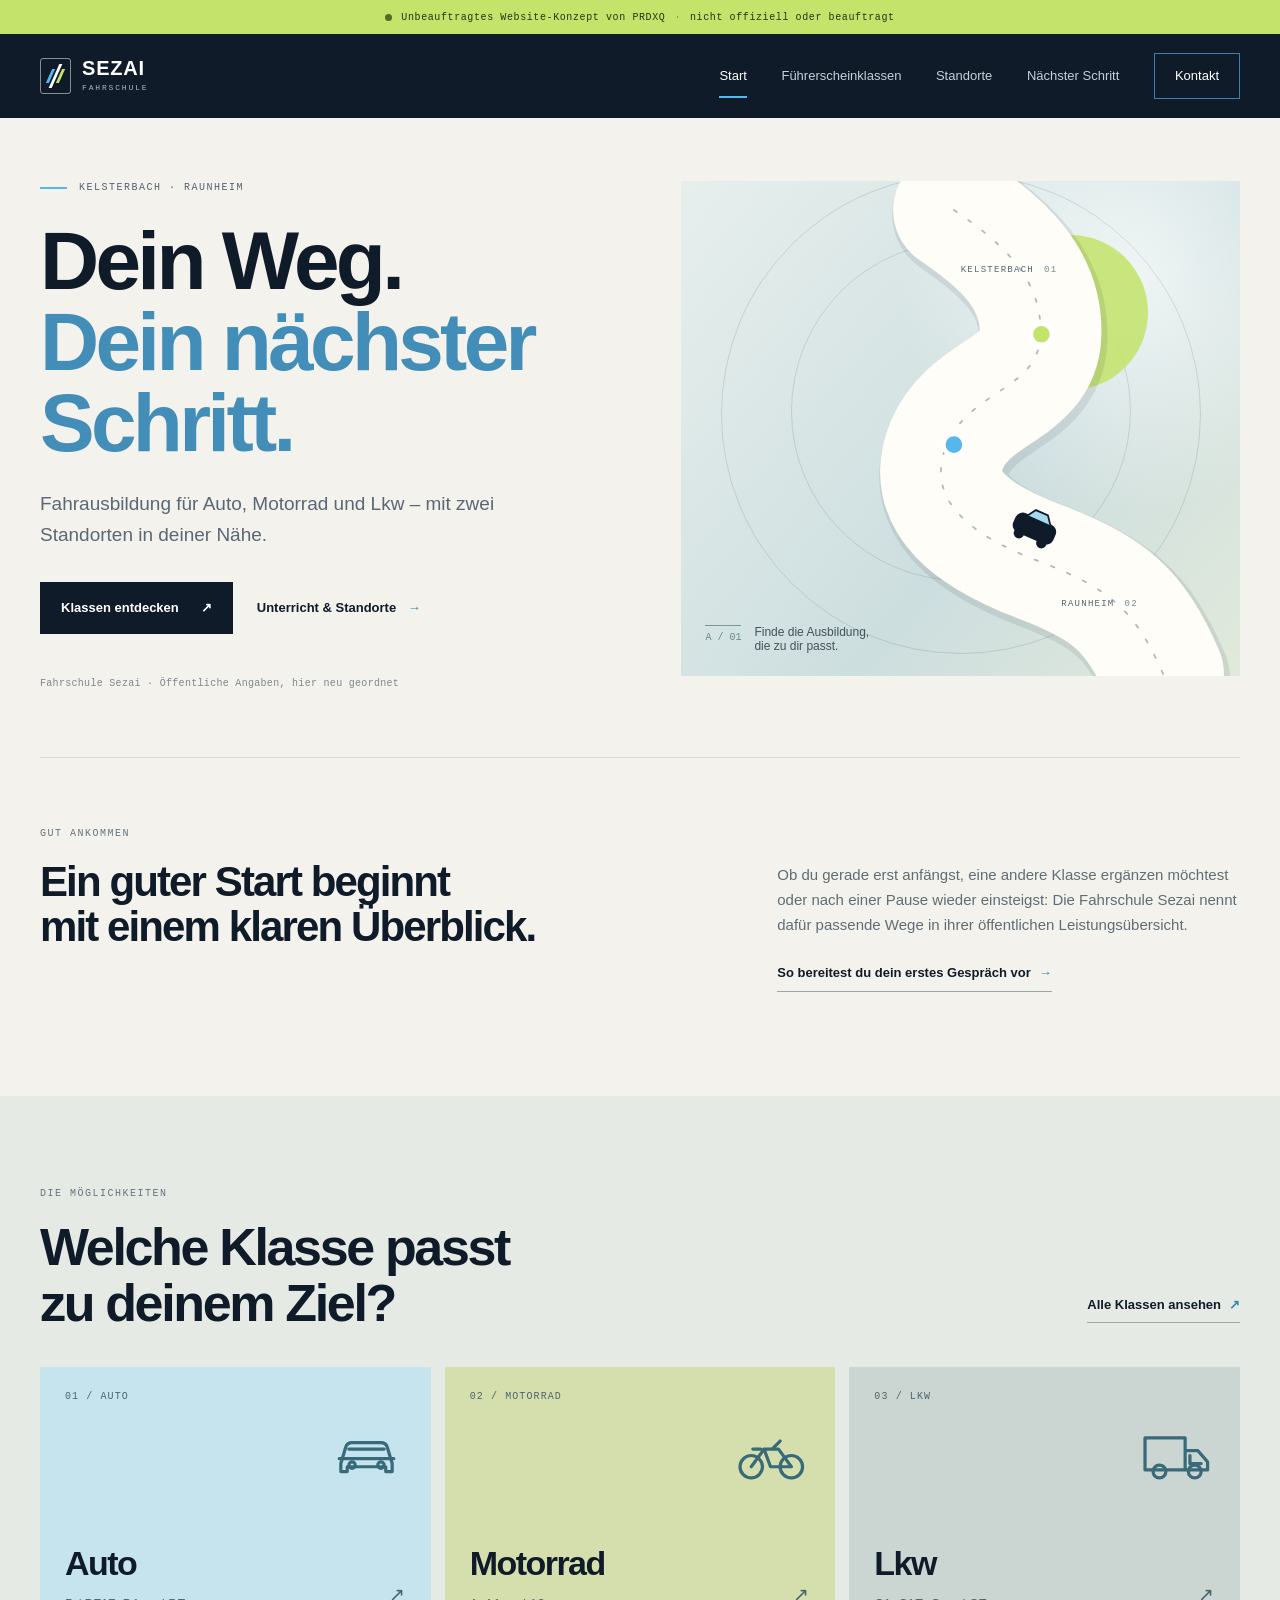
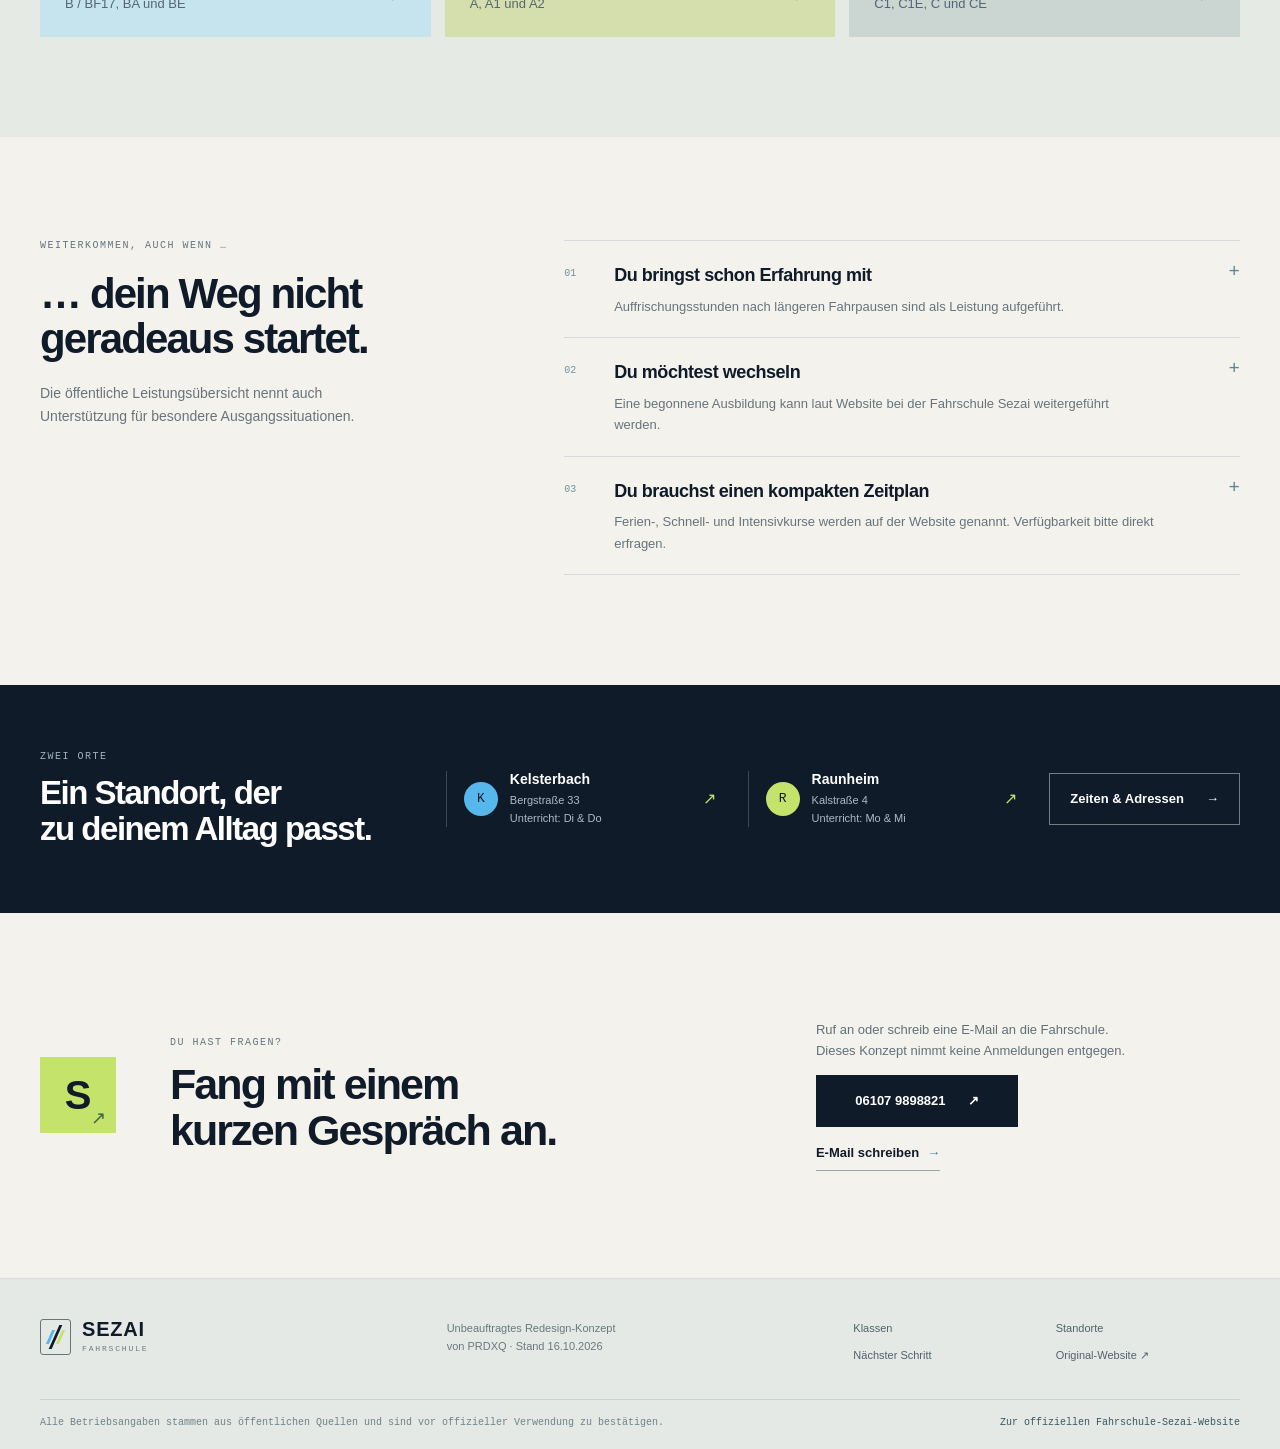
<file: index.html>
<!doctype html>
<html lang="de">
<head>
  <meta charset="utf-8">
  <meta name="viewport" content="width=device-width,initial-scale=1">
  <meta name="robots" content="noindex,nofollow">
  <meta name="theme-color" content="#101b2a">
  <meta name="description" content="Unbeauftragtes PRDXQ-Websitekonzept für die Fahrschule Sezai in Kelsterbach und Raunheim.">
  <title>Fahrschule Sezai · Ein klarer Weg zum Führerschein | Konzept</title>
  <link rel="icon" href="./favicon.svg" type="image/svg+xml">
  <link rel="stylesheet" href="./assets/site.css">
  <script src="./assets/site.js" defer></script>
</head>
<body>
<a class="skip-link" href="#inhalt">Zum Inhalt springen</a>
<div class="concept-bar"><span class="concept-dot" aria-hidden="true"></span> Unbeauftragtes Website-Konzept von PRDXQ <span class="concept-divider">·</span> nicht offiziell oder beauftragt</div>
<header class="site-header">
  <a class="brand" href="./" aria-label="Fahrschule Sezai Konzept – Startseite"><span class="brand-mark" aria-hidden="true"><i></i><i></i><i></i></span><span class="brand-name">SEZAI<small>FAHRSCHULE</small></span></a>
  <button class="nav-toggle" type="button" aria-expanded="false" aria-controls="primary-nav"><span></span><span></span><span class="sr-only">Menü öffnen</span></button>
  <nav id="primary-nav" class="primary-nav" aria-label="Hauptnavigation"><a class="active" aria-current="page" href="./">Start</a><a href="./klassen.html">Führerscheinklassen</a><a href="./standorte.html">Standorte</a><a href="./anmeldung.html">Nächster Schritt</a><a class="nav-cta" href="mailto:info@fahrschule-sezai.de?subject=Anfrage%20zur%20Fahrausbildung">Kontakt</a></nav>
</header>
<main id="inhalt">
  <section class="hero wrap">
    <div class="hero-copy">
      <p class="eyebrow"><span class="eyebrow-line"></span> KELSTERBACH · RAUNHEIM</p>
      <h1>Dein Weg.<br><em>Dein nächster Schritt.</em></h1>
      <p class="hero-lead">Fahrausbildung für Auto, Motorrad und Lkw – mit zwei Standorten in deiner Nähe.</p>
      <div class="hero-actions"><a class="button button-dark" href="./klassen.html">Klassen entdecken <span aria-hidden="true">↗</span></a><a class="text-link" href="./standorte.html">Unterricht & Standorte <span aria-hidden="true">→</span></a></div>
      <p class="hero-footnote">Fahrschule Sezai · Öffentliche Angaben, hier neu geordnet</p>
    </div>
    <div class="hero-art" aria-label="Abstrakte Illustration einer Straße zwischen zwei Orten">
      <div class="art-sun"></div><div class="art-label art-label-top">KELSTERBACH <b>01</b></div><div class="art-label art-label-bottom">RAUNHEIM <b>02</b></div>
      <svg viewBox="0 0 600 520" role="img" aria-labelledby="road-title"><title id="road-title">Eine geschwungene Straße verbindet zwei Orte</title><path class="road-shadow" d="M512 529C480 456 451 431 369 400c-70-27-132-67-104-133 27-63 105-62 107-126 2-63-43-104-99-142"/><path class="road" d="M512 529C480 456 451 431 369 400c-70-27-132-67-104-133 27-63 105-62 107-126 2-63-43-104-99-142"/><path class="road-mark" d="M512 529C480 456 451 431 369 400c-70-27-132-67-104-133 27-63 105-62 107-126 2-63-43-104-99-142"/><circle class="route-point point-one" cx="273" cy="267" r="12"/><circle class="route-point point-two" cx="373" cy="141" r="12"/><g class="mini-car" transform="translate(365 363) rotate(24)"><rect x="-24" y="-11" width="48" height="22" rx="8"/><path d="M-13 -11l6-9h15l7 9"/><circle cx="-14" cy="12" r="5"/><circle cx="14" cy="12" r="5"/></g></svg>
      <div class="art-caption"><span class="caption-index">A / 01</span><span>Finde die Ausbildung,<br>die zu dir passt.</span></div><span class="art-orbit orbit-a"></span><span class="art-orbit orbit-b"></span>
    </div>
  </section>
  <section class="welcome wrap"><div class="section-kicker">GUT ANKOMMEN</div><div class="welcome-grid"><h2>Ein guter Start beginnt<br>mit einem klaren Überblick.</h2><div><p>Ob du gerade erst anfängst, eine andere Klasse ergänzen möchtest oder nach einer Pause wieder einsteigst: Die Fahrschule Sezai nennt dafür passende Wege in ihrer öffentlichen Leistungsübersicht.</p><a class="underlined-link" href="./anmeldung.html">So bereitest du dein erstes Gespräch vor <span>→</span></a></div></div></section>
  <section class="pathways"><div class="wrap"><div class="section-heading"><div><div class="section-kicker">DIE MÖGLICHKEITEN</div><h2>Welche Klasse passt<br>zu deinem Ziel?</h2></div><a class="underlined-link" href="./klassen.html">Alle Klassen ansehen <span>↗</span></a></div><div class="path-grid">
    <a class="path-card path-car" href="./klassen.html#auto"><span class="path-num">01 / AUTO</span><div class="path-icon" aria-hidden="true"><svg viewBox="0 0 48 32"><path d="M8 21l3-10c.5-1.8 2.1-3 4-3h18c1.9 0 3.5 1.2 4 3l3 10v5h-4v-3H12v3H8z"/><path d="M13 12h22M7 18h34"/><circle cx="15" cy="22" r="2"/><circle cx="33" cy="22" r="2"/></svg></div><h3>Auto</h3><p>B / BF17, BA und BE</p><span class="card-arrow" aria-hidden="true">↗</span></a>
    <a class="path-card path-bike" href="./klassen.html#motorrad"><span class="path-num">02 / MOTORRAD</span><div class="path-icon" aria-hidden="true"><svg viewBox="0 0 48 32"><circle cx="12" cy="23" r="7"/><circle cx="37" cy="23" r="7"/><path d="M12 23l8-11h9l8 11H24l-4-11m-2 0h-5m12 0 5-5"/></svg></div><h3>Motorrad</h3><p>A, A1 und A2</p><span class="card-arrow" aria-hidden="true">↗</span></a>
    <a class="path-card path-truck" href="./klassen.html#lkw"><span class="path-num">03 / LKW</span><div class="path-icon" aria-hidden="true"><svg viewBox="0 0 48 32"><path d="M5 5h25v20H5zM30 13h8l6 7v5H30z"/><circle cx="14" cy="26" r="4"/><circle cx="36" cy="26" r="4"/><path d="M33 16v5h7"/></svg></div><h3>Lkw</h3><p>C1, C1E, C und CE</p><span class="card-arrow" aria-hidden="true">↗</span></a>
  </div></div></section>
  <section class="support wrap"><div class="support-intro"><div class="section-kicker">WEITERKOMMEN, AUCH WENN …</div><h2>… dein Weg nicht<br>geradeaus startet.</h2><p>Die öffentliche Leistungsübersicht nennt auch Unterstützung für besondere Ausgangssituationen.</p></div><div class="support-list">
    <article><span>01</span><div><h3>Du bringst schon Erfahrung mit</h3><p>Auffrischungsstunden nach längeren Fahrpausen sind als Leistung aufgeführt.</p></div><span class="support-plus">+</span></article>
    <article><span>02</span><div><h3>Du möchtest wechseln</h3><p>Eine begonnene Ausbildung kann laut Website bei der Fahrschule Sezai weitergeführt werden.</p></div><span class="support-plus">+</span></article>
    <article><span>03</span><div><h3>Du brauchst einen kompakten Zeitplan</h3><p>Ferien-, Schnell- und Intensivkurse werden auf der Website genannt. Verfügbarkeit bitte direkt erfragen.</p></div><span class="support-plus">+</span></article>
  </div></section>
  <section class="location-band"><div class="wrap location-band-inner"><div><div class="section-kicker">ZWEI ORTE</div><h2>Ein Standort, der<br>zu deinem Alltag passt.</h2></div><div class="location-mini"><span class="location-pin">K</span><div><strong>Kelsterbach</strong><span>Bergstraße 33</span><span>Unterricht: Di & Do</span></div><a href="./standorte.html" aria-label="Details zum Standort Kelsterbach">↗</a></div><div class="location-mini"><span class="location-pin pin-lime">R</span><div><strong>Raunheim</strong><span>Kalstraße 4</span><span>Unterricht: Mo & Mi</span></div><a href="./standorte.html" aria-label="Details zum Standort Raunheim">↗</a></div><a class="button button-light" href="./standorte.html">Zeiten & Adressen <span>→</span></a></div></section>
  <section class="closing wrap"><div class="closing-mark" aria-hidden="true">S<span>↗</span></div><div><div class="section-kicker">DU HAST FRAGEN?</div><h2>Fang mit einem<br>kurzen Gespräch an.</h2></div><div class="closing-action"><p>Ruf an oder schreib eine E-Mail an die Fahrschule. Dieses Konzept nimmt keine Anmeldungen entgegen.</p><a class="button button-dark" href="tel:+4961079898821">06107 9898821 <span>↗</span></a><a class="underlined-link" href="mailto:info@fahrschule-sezai.de">E-Mail schreiben <span>→</span></a></div></section>
</main>
<footer class="site-footer"><div class="footer-main wrap"><a class="brand brand-footer" href="./"><span class="brand-mark" aria-hidden="true"><i></i><i></i><i></i></span><span class="brand-name">SEZAI<small>FAHRSCHULE</small></span></a><p>Unbeauftragtes Redesign-Konzept<br>von PRDXQ · Stand 16.10.2026</p><div class="footer-nav"><a href="./klassen.html">Klassen</a><a href="./standorte.html">Standorte</a><a href="./anmeldung.html">Nächster Schritt</a><a href="https://fahrschule-sezai.de/" target="_blank" rel="noopener">Original-Website ↗</a></div></div><div class="footer-bottom wrap"><span>Alle Betriebsangaben stammen aus öffentlichen Quellen und sind vor offizieller Verwendung zu bestätigen.</span><a href="https://fahrschule-sezai.de/" target="_blank" rel="noopener">Zur offiziellen Fahrschule-Sezai-Website</a></div></footer>
</body></html>
</file>
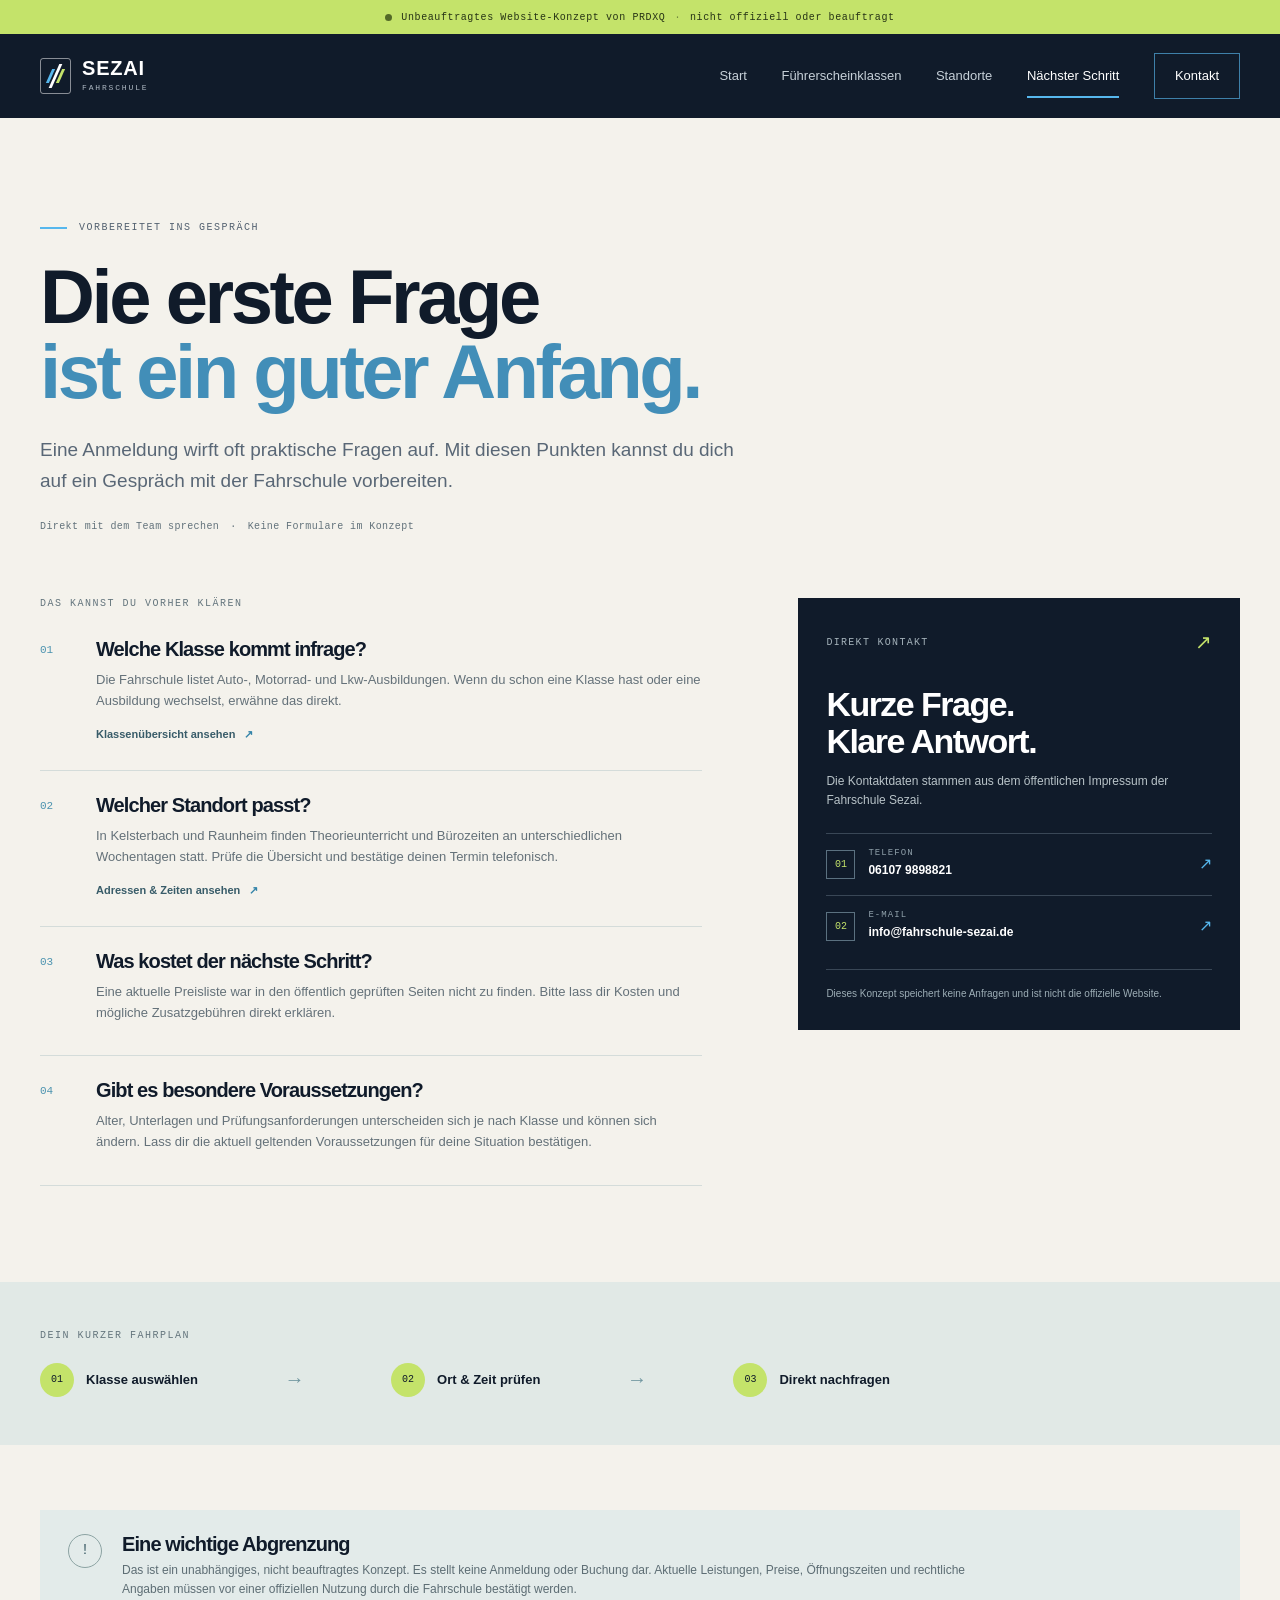
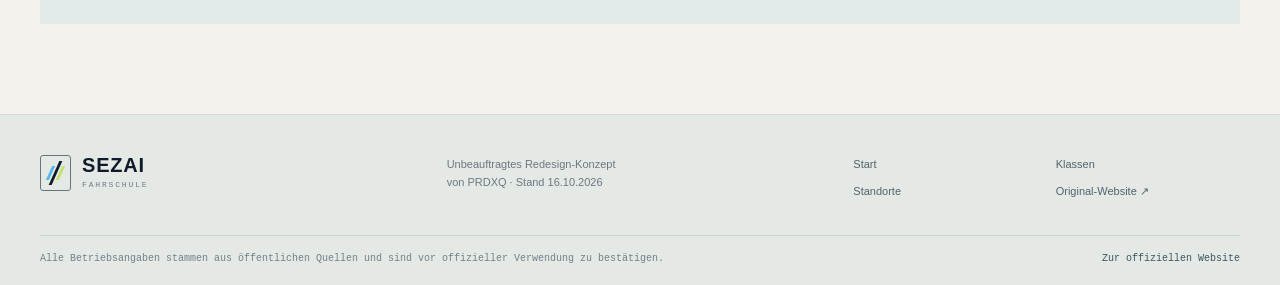
<file: anmeldung.html>
<!doctype html><html lang="de"><head><meta charset="utf-8"><meta name="viewport" content="width=device-width,initial-scale=1"><meta name="robots" content="noindex,nofollow"><meta name="theme-color" content="#101b2a"><meta name="description" content="Fragen, bevor du dich anmeldest: bereite dein erstes Gespräch mit der Fahrschule Sezai vor."><title>Dein nächster Schritt · Fahrschule Sezai Konzept</title><link rel="icon" href="./favicon.svg" type="image/svg+xml"><link rel="stylesheet" href="./assets/site.css"><script src="./assets/site.js" defer></script></head><body>
<a class="skip-link" href="#inhalt">Zum Inhalt springen</a><div class="concept-bar"><span class="concept-dot"></span> Unbeauftragtes Website-Konzept von PRDXQ <span class="concept-divider">·</span> nicht offiziell oder beauftragt</div>
<header class="site-header"><a class="brand" href="./" aria-label="Fahrschule Sezai Konzept – Startseite"><span class="brand-mark" aria-hidden="true"><i></i><i></i><i></i></span><span class="brand-name">SEZAI<small>FAHRSCHULE</small></span></a><button class="nav-toggle" type="button" aria-expanded="false" aria-controls="primary-nav"><span></span><span></span><span class="sr-only">Menü öffnen</span></button><nav id="primary-nav" class="primary-nav" aria-label="Hauptnavigation"><a href="./">Start</a><a href="./klassen.html">Führerscheinklassen</a><a href="./standorte.html">Standorte</a><a class="active" aria-current="page" href="./anmeldung.html">Nächster Schritt</a><a class="nav-cta" href="mailto:info@fahrschule-sezai.de?subject=Anfrage%20zur%20Fahrausbildung">Kontakt</a></nav></header>
<main id="inhalt"><section class="page-hero wrap"><p class="eyebrow"><span class="eyebrow-line"></span> VORBEREITET INS GESPRÄCH</p><h1>Die erste Frage<br><em>ist ein guter Anfang.</em></h1><p class="hero-lead">Eine Anmeldung wirft oft praktische Fragen auf. Mit diesen Punkten kannst du dich auf ein Gespräch mit der Fahrschule vorbereiten.</p><div class="page-hero-meta"><span>Direkt mit dem Team sprechen</span><span>·</span><span>Keine Formulare im Konzept</span></div><p class="selected-class" hidden></p></section>
<section class="prep-layout wrap"><div class="prep-main"><div class="section-kicker">DAS KANNST DU VORHER KLÄREN</div>
<article class="prep-row"><span>01</span><div><h2>Welche Klasse kommt infrage?</h2><p>Die Fahrschule listet Auto-, Motorrad- und Lkw-Ausbildungen. Wenn du schon eine Klasse hast oder eine Ausbildung wechselst, erwähne das direkt.</p><a href="./klassen.html">Klassenübersicht ansehen <span>↗</span></a></div></article>
<article class="prep-row"><span>02</span><div><h2>Welcher Standort passt?</h2><p>In Kelsterbach und Raunheim finden Theorieunterricht und Bürozeiten an unterschiedlichen Wochentagen statt. Prüfe die Übersicht und bestätige deinen Termin telefonisch.</p><a href="./standorte.html">Adressen & Zeiten ansehen <span>↗</span></a></div></article>
<article class="prep-row"><span>03</span><div><h2>Was kostet der nächste Schritt?</h2><p>Eine aktuelle Preisliste war in den öffentlich geprüften Seiten nicht zu finden. Bitte lass dir Kosten und mögliche Zusatzgebühren direkt erklären.</p></div></article>
<article class="prep-row"><span>04</span><div><h2>Gibt es besondere Voraussetzungen?</h2><p>Alter, Unterlagen und Prüfungsanforderungen unterscheiden sich je nach Klasse und können sich ändern. Lass dir die aktuell geltenden Voraussetzungen für deine Situation bestätigen.</p></div></article></div>
<aside class="contact-panel"><div class="panel-top"><span class="panel-eyebrow">DIREKT KONTAKT</span><span class="panel-mark">↗</span></div><h2>Kurze Frage.<br>Klare Antwort.</h2><p>Die Kontaktdaten stammen aus dem öffentlichen Impressum der Fahrschule Sezai.</p><a class="contact-row" href="tel:+4961079898821"><span class="contact-icon">01</span><span><small>TELEFON</small><strong>06107 9898821</strong></span><span>↗</span></a><a class="contact-row" href="mailto:info@fahrschule-sezai.de"><span class="contact-icon">02</span><span><small>E-MAIL</small><strong>info@fahrschule-sezai.de</strong></span><span>↗</span></a><div class="panel-foot">Dieses Konzept speichert keine Anfragen und ist nicht die offizielle Website.</div></aside></section>
<section class="process-strip"><div class="wrap process-inner"><div class="section-kicker">DEIN KURZER FAHRPLAN</div><div class="process-steps"><div><span>01</span><p>Klasse auswählen</p></div><b>→</b><div><span>02</span><p>Ort & Zeit prüfen</p></div><b>→</b><div><span>03</span><p>Direkt nachfragen</p></div></div></div></section>
<section class="notice-panel wrap"><div class="notice-icon">!</div><div><h2>Eine wichtige Abgrenzung</h2><p>Das ist ein unabhängiges, nicht beauftragtes Konzept. Es stellt keine Anmeldung oder Buchung dar. Aktuelle Leistungen, Preise, Öffnungszeiten und rechtliche Angaben müssen vor einer offiziellen Nutzung durch die Fahrschule bestätigt werden.</p></div></section></main>
<footer class="site-footer"><div class="footer-main wrap"><a class="brand brand-footer" href="./"><span class="brand-mark" aria-hidden="true"><i></i><i></i><i></i></span><span class="brand-name">SEZAI<small>FAHRSCHULE</small></span></a><p>Unbeauftragtes Redesign-Konzept<br>von PRDXQ · Stand 16.10.2026</p><div class="footer-nav"><a href="./">Start</a><a href="./klassen.html">Klassen</a><a href="./standorte.html">Standorte</a><a href="https://fahrschule-sezai.de/" target="_blank" rel="noopener">Original-Website ↗</a></div></div><div class="footer-bottom wrap"><span>Alle Betriebsangaben stammen aus öffentlichen Quellen und sind vor offizieller Verwendung zu bestätigen.</span><a href="https://fahrschule-sezai.de/" target="_blank" rel="noopener">Zur offiziellen Website</a></div></footer></body></html>
</file>
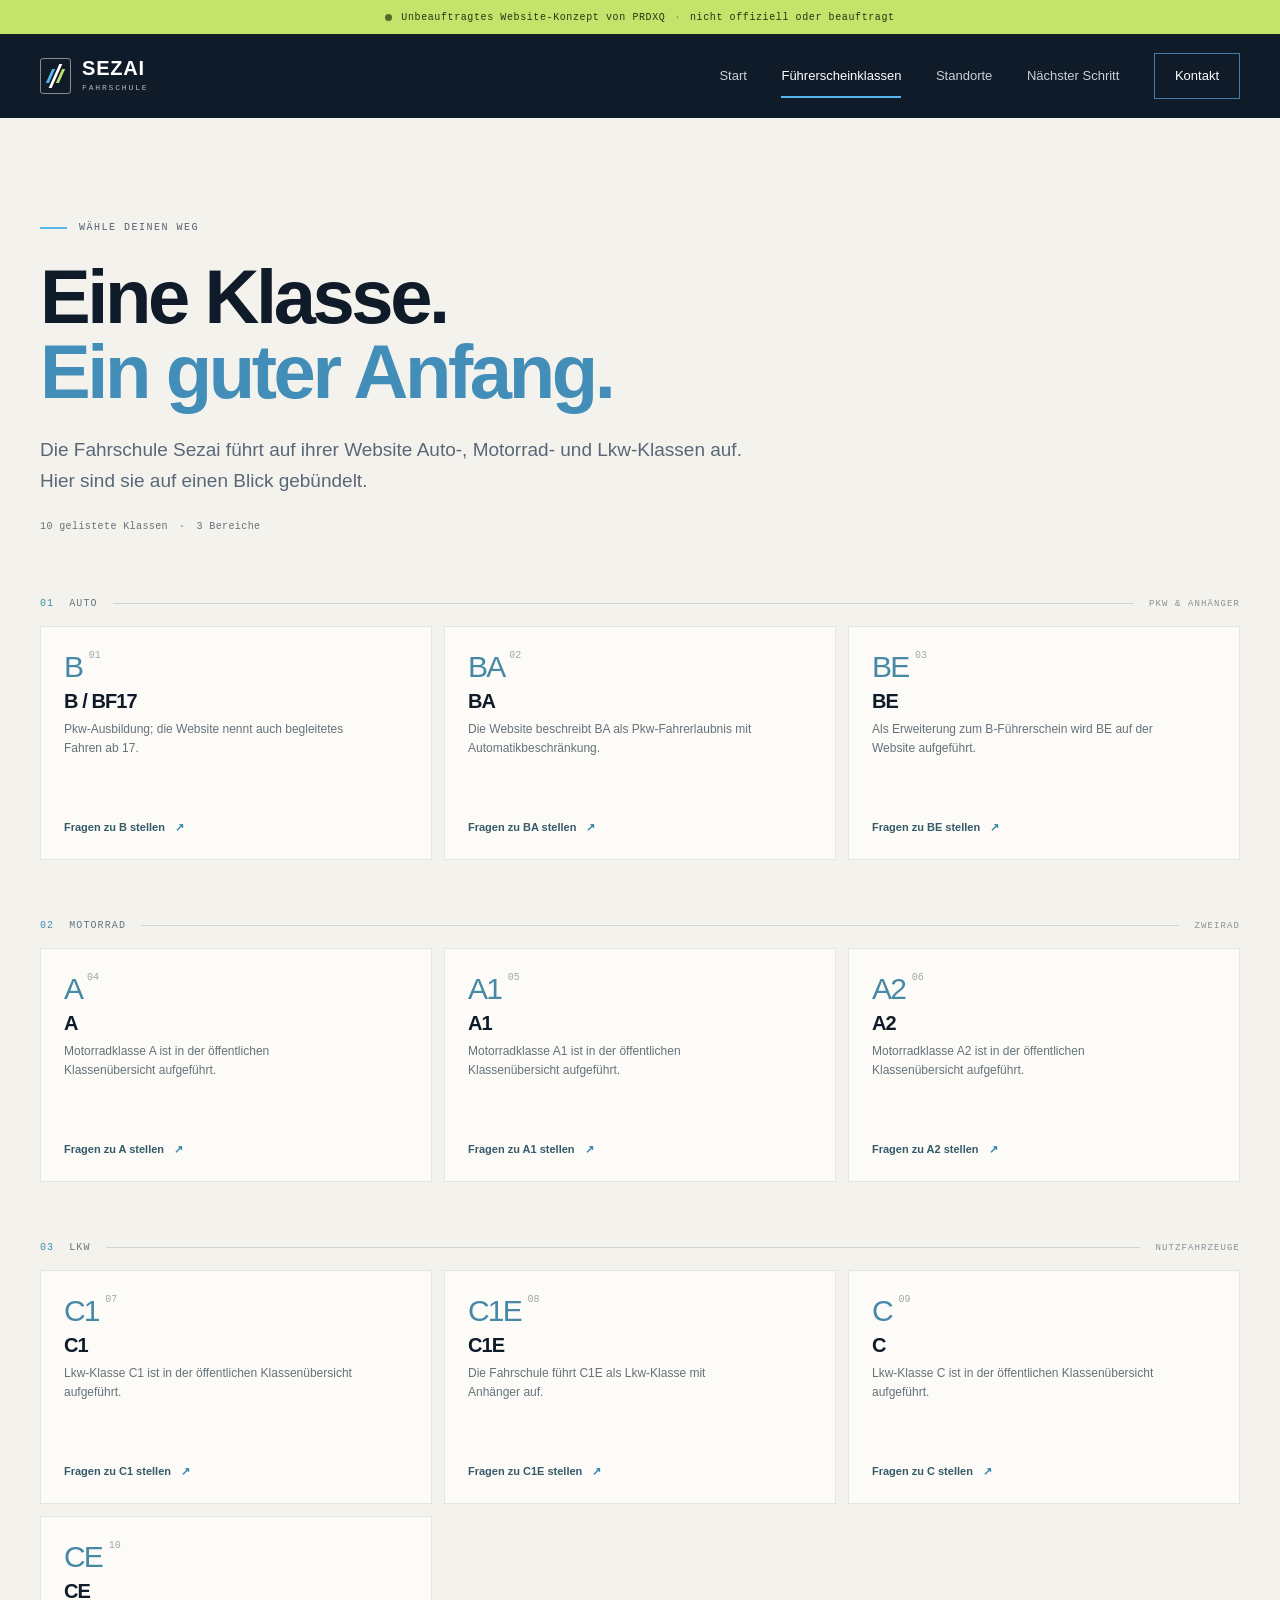
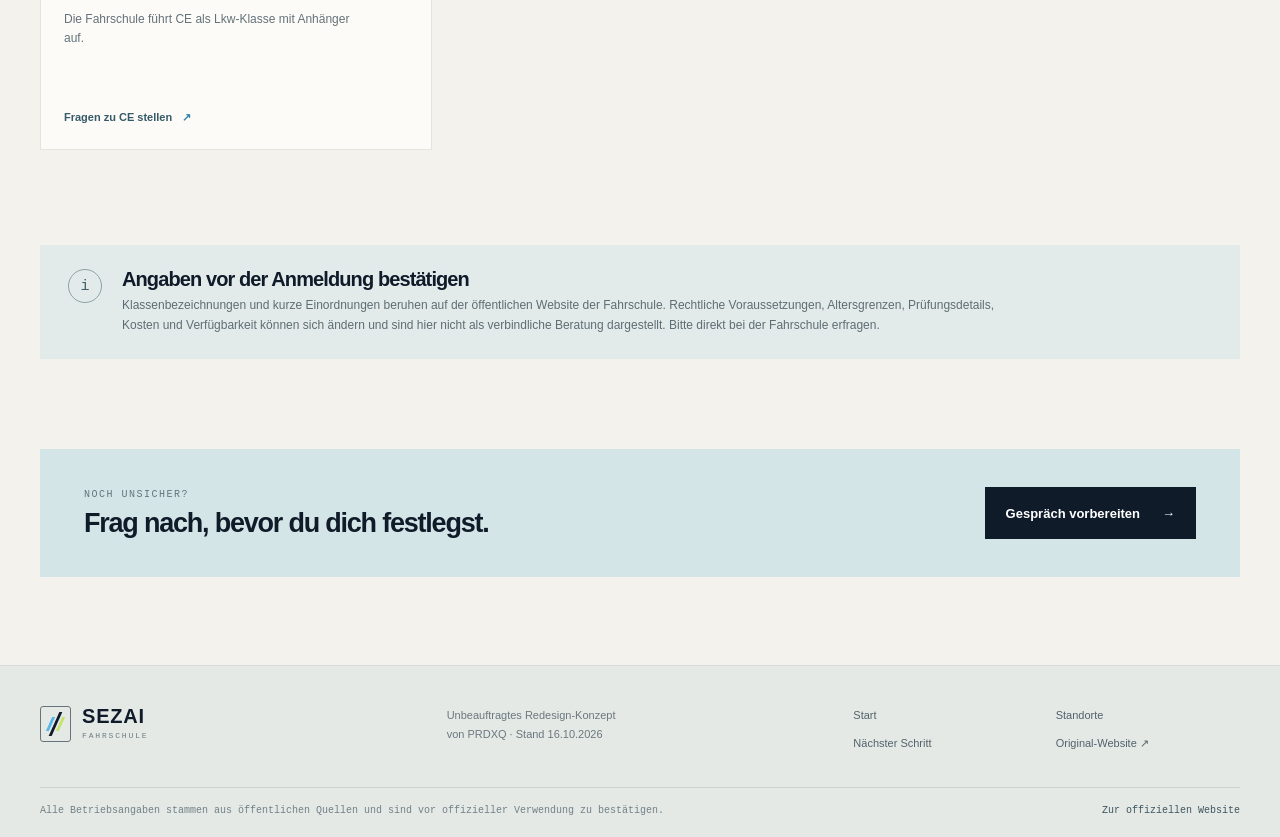
<file: klassen.html>
<!doctype html><html lang="de"><head><meta charset="utf-8"><meta name="viewport" content="width=device-width,initial-scale=1"><meta name="robots" content="noindex,nofollow"><meta name="theme-color" content="#101b2a"><meta name="description" content="Die öffentlich gelisteten Ausbildungsklassen der Fahrschule Sezai, übersichtlich nach Auto, Motorrad und Lkw sortiert."><title>Führerscheinklassen · Fahrschule Sezai Konzept</title><link rel="icon" href="./favicon.svg" type="image/svg+xml"><link rel="stylesheet" href="./assets/site.css"><script src="./assets/site.js" defer></script></head><body>
<a class="skip-link" href="#inhalt">Zum Inhalt springen</a><div class="concept-bar"><span class="concept-dot"></span> Unbeauftragtes Website-Konzept von PRDXQ <span class="concept-divider">·</span> nicht offiziell oder beauftragt</div>
<header class="site-header"><a class="brand" href="./" aria-label="Fahrschule Sezai Konzept – Startseite"><span class="brand-mark" aria-hidden="true"><i></i><i></i><i></i></span><span class="brand-name">SEZAI<small>FAHRSCHULE</small></span></a><button class="nav-toggle" type="button" aria-expanded="false" aria-controls="primary-nav"><span></span><span></span><span class="sr-only">Menü öffnen</span></button><nav id="primary-nav" class="primary-nav" aria-label="Hauptnavigation"><a href="./">Start</a><a class="active" aria-current="page" href="./klassen.html">Führerscheinklassen</a><a href="./standorte.html">Standorte</a><a href="./anmeldung.html">Nächster Schritt</a><a class="nav-cta" href="mailto:info@fahrschule-sezai.de?subject=Anfrage%20zur%20Fahrausbildung">Kontakt</a></nav></header>
<main id="inhalt"><section class="page-hero wrap"><p class="eyebrow"><span class="eyebrow-line"></span> WÄHLE DEINEN WEG</p><h1>Eine Klasse.<br><em>Ein guter Anfang.</em></h1><p class="hero-lead">Die Fahrschule Sezai führt auf ihrer Website Auto-, Motorrad- und Lkw-Klassen auf. Hier sind sie auf einen Blick gebündelt.</p><div class="page-hero-meta"><span>10 gelistete Klassen</span><span>·</span><span>3 Bereiche</span></div></section>
<section class="class-overview wrap">
<div class="class-group" id="auto"><div class="group-label"><span>01</span><span>AUTO</span><span class="group-rule"></span><span>PKW & ANHÄNGER</span></div><div class="class-grid">
<article class="class-tile"><div class="class-code">B <sup>01</sup></div><h2>B / BF17</h2><p>Pkw-Ausbildung; die Website nennt auch begleitetes Fahren ab 17.</p><a href="./anmeldung.html?klasse=B">Fragen zu B stellen <span>↗</span></a></article>
<article class="class-tile"><div class="class-code">BA <sup>02</sup></div><h2>BA</h2><p>Die Website beschreibt BA als Pkw-Fahrerlaubnis mit Automatikbeschränkung.</p><a href="./anmeldung.html?klasse=BA">Fragen zu BA stellen <span>↗</span></a></article>
<article class="class-tile"><div class="class-code">BE <sup>03</sup></div><h2>BE</h2><p>Als Erweiterung zum B-Führerschein wird BE auf der Website aufgeführt.</p><a href="./anmeldung.html?klasse=BE">Fragen zu BE stellen <span>↗</span></a></article>
</div></div>
<div class="class-group" id="motorrad"><div class="group-label"><span>02</span><span>MOTORRAD</span><span class="group-rule"></span><span>ZWEIRAD</span></div><div class="class-grid">
<article class="class-tile"><div class="class-code">A <sup>04</sup></div><h2>A</h2><p>Motorradklasse A ist in der öffentlichen Klassenübersicht aufgeführt.</p><a href="./anmeldung.html?klasse=A">Fragen zu A stellen <span>↗</span></a></article>
<article class="class-tile"><div class="class-code">A1 <sup>05</sup></div><h2>A1</h2><p>Motorradklasse A1 ist in der öffentlichen Klassenübersicht aufgeführt.</p><a href="./anmeldung.html?klasse=A1">Fragen zu A1 stellen <span>↗</span></a></article>
<article class="class-tile"><div class="class-code">A2 <sup>06</sup></div><h2>A2</h2><p>Motorradklasse A2 ist in der öffentlichen Klassenübersicht aufgeführt.</p><a href="./anmeldung.html?klasse=A2">Fragen zu A2 stellen <span>↗</span></a></article>
</div></div>
<div class="class-group" id="lkw"><div class="group-label"><span>03</span><span>LKW</span><span class="group-rule"></span><span>NUTZFAHRZEUGE</span></div><div class="class-grid">
<article class="class-tile"><div class="class-code">C1 <sup>07</sup></div><h2>C1</h2><p>Lkw-Klasse C1 ist in der öffentlichen Klassenübersicht aufgeführt.</p><a href="./anmeldung.html?klasse=C1">Fragen zu C1 stellen <span>↗</span></a></article>
<article class="class-tile"><div class="class-code">C1E <sup>08</sup></div><h2>C1E</h2><p>Die Fahrschule führt C1E als Lkw-Klasse mit Anhänger auf.</p><a href="./anmeldung.html?klasse=C1E">Fragen zu C1E stellen <span>↗</span></a></article>
<article class="class-tile"><div class="class-code">C <sup>09</sup></div><h2>C</h2><p>Lkw-Klasse C ist in der öffentlichen Klassenübersicht aufgeführt.</p><a href="./anmeldung.html?klasse=C">Fragen zu C stellen <span>↗</span></a></article>
<article class="class-tile"><div class="class-code">CE <sup>10</sup></div><h2>CE</h2><p>Die Fahrschule führt CE als Lkw-Klasse mit Anhänger auf.</p><a href="./anmeldung.html?klasse=CE">Fragen zu CE stellen <span>↗</span></a></article>
</div></div></section>
<section class="info-note wrap"><span class="note-mark">i</span><div><h2>Angaben vor der Anmeldung bestätigen</h2><p>Klassenbezeichnungen und kurze Einordnungen beruhen auf der öffentlichen Website der Fahrschule. Rechtliche Voraussetzungen, Altersgrenzen, Prüfungsdetails, Kosten und Verfügbarkeit können sich ändern und sind hier nicht als verbindliche Beratung dargestellt. Bitte direkt bei der Fahrschule erfragen.</p></div></section>
<section class="cta-strip wrap"><div><p class="section-kicker">NOCH UNSICHER?</p><h2>Frag nach, bevor du dich festlegst.</h2></div><a class="button button-dark" href="./anmeldung.html">Gespräch vorbereiten <span>→</span></a></section></main>
<footer class="site-footer"><div class="footer-main wrap"><a class="brand brand-footer" href="./"><span class="brand-mark" aria-hidden="true"><i></i><i></i><i></i></span><span class="brand-name">SEZAI<small>FAHRSCHULE</small></span></a><p>Unbeauftragtes Redesign-Konzept<br>von PRDXQ · Stand 16.10.2026</p><div class="footer-nav"><a href="./">Start</a><a href="./standorte.html">Standorte</a><a href="./anmeldung.html">Nächster Schritt</a><a href="https://fahrschule-sezai.de/" target="_blank" rel="noopener">Original-Website ↗</a></div></div><div class="footer-bottom wrap"><span>Alle Betriebsangaben stammen aus öffentlichen Quellen und sind vor offizieller Verwendung zu bestätigen.</span><a href="https://fahrschule-sezai.de/" target="_blank" rel="noopener">Zur offiziellen Website</a></div></footer></body></html>
</file>
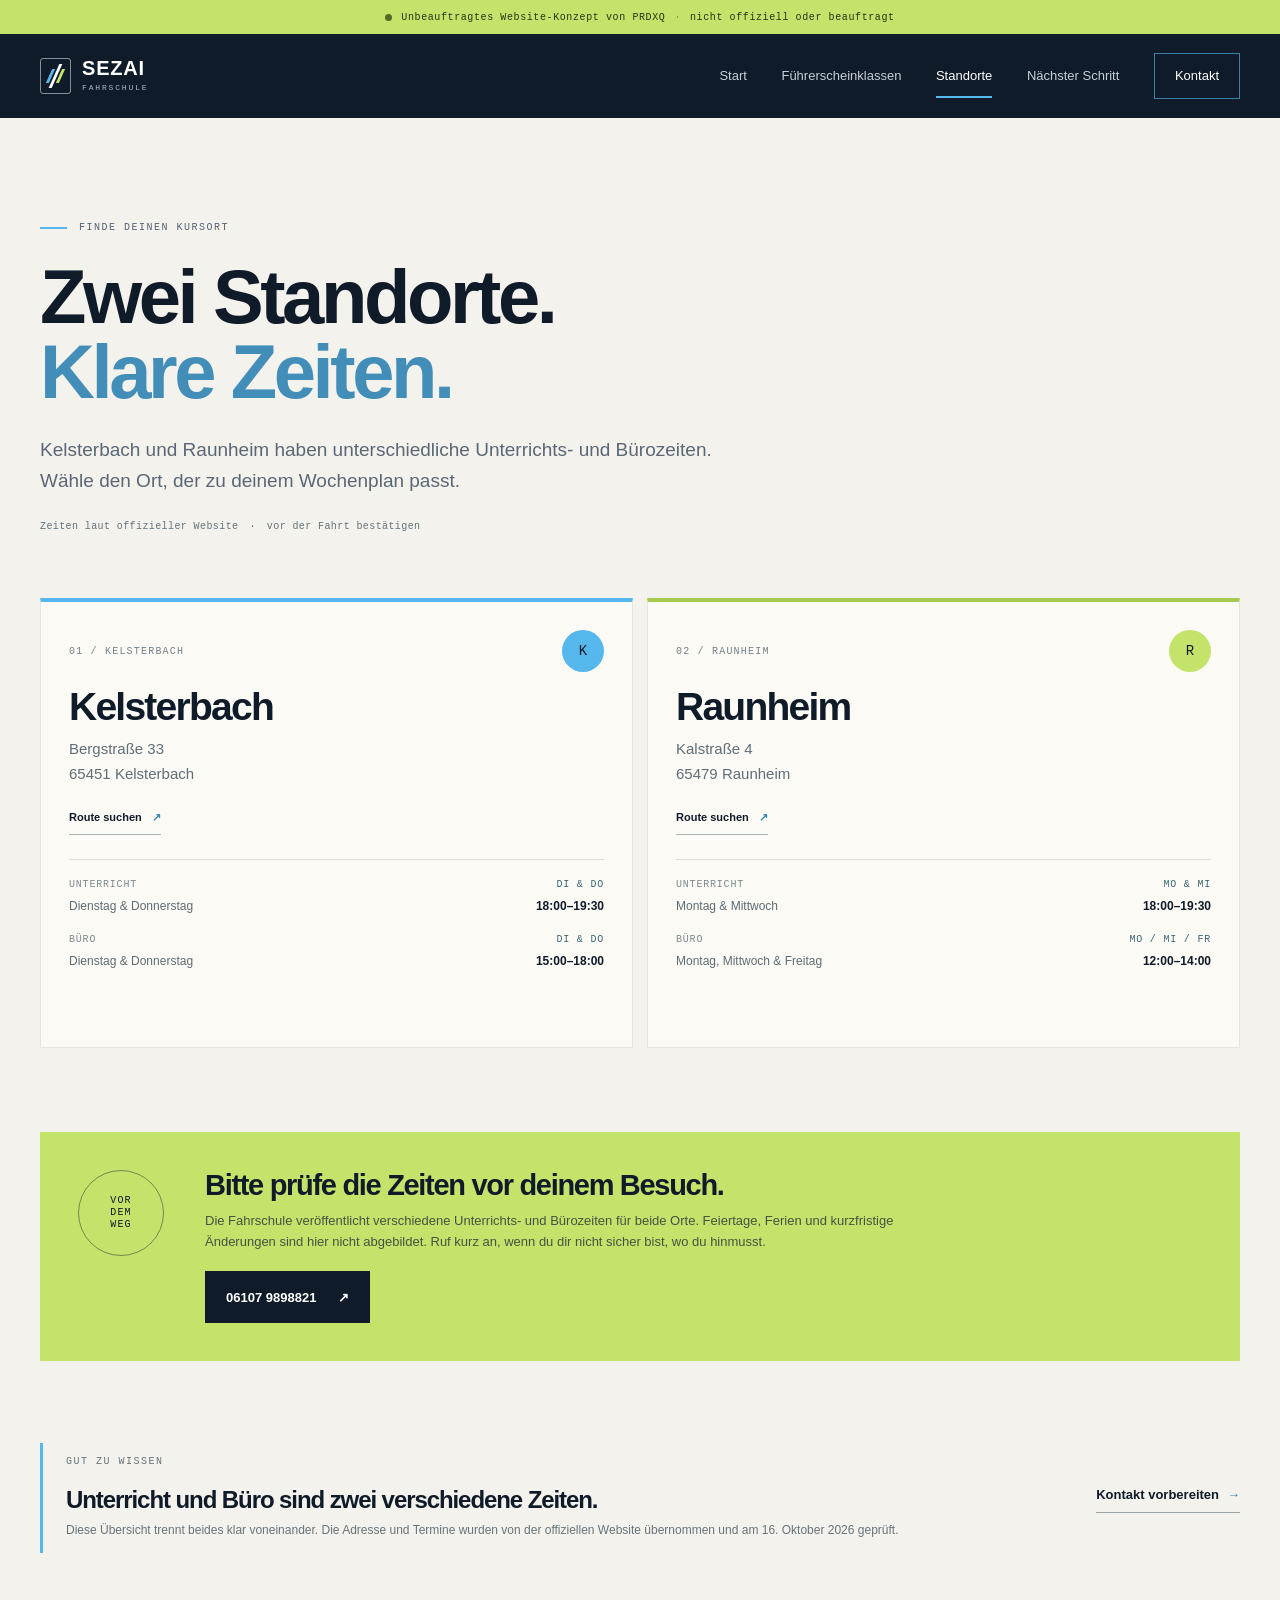
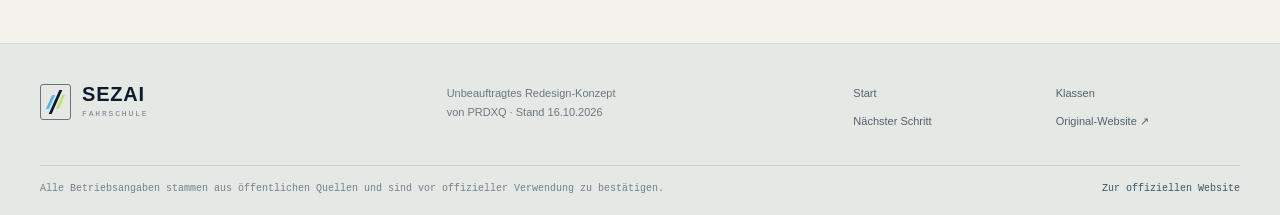
<file: standorte.html>
<!doctype html><html lang="de"><head><meta charset="utf-8"><meta name="viewport" content="width=device-width,initial-scale=1"><meta name="robots" content="noindex,nofollow"><meta name="theme-color" content="#101b2a"><meta name="description" content="Standorte, Unterrichtszeiten und Bürozeiten laut öffentlicher Fahrschule-Sezai-Website."><title>Standorte & Zeiten · Fahrschule Sezai Konzept</title><link rel="icon" href="./favicon.svg" type="image/svg+xml"><link rel="stylesheet" href="./assets/site.css"><script src="./assets/site.js" defer></script></head><body>
<a class="skip-link" href="#inhalt">Zum Inhalt springen</a><div class="concept-bar"><span class="concept-dot"></span> Unbeauftragtes Website-Konzept von PRDXQ <span class="concept-divider">·</span> nicht offiziell oder beauftragt</div>
<header class="site-header"><a class="brand" href="./" aria-label="Fahrschule Sezai Konzept – Startseite"><span class="brand-mark" aria-hidden="true"><i></i><i></i><i></i></span><span class="brand-name">SEZAI<small>FAHRSCHULE</small></span></a><button class="nav-toggle" type="button" aria-expanded="false" aria-controls="primary-nav"><span></span><span></span><span class="sr-only">Menü öffnen</span></button><nav id="primary-nav" class="primary-nav" aria-label="Hauptnavigation"><a href="./">Start</a><a href="./klassen.html">Führerscheinklassen</a><a class="active" aria-current="page" href="./standorte.html">Standorte</a><a href="./anmeldung.html">Nächster Schritt</a><a class="nav-cta" href="mailto:info@fahrschule-sezai.de?subject=Anfrage%20zur%20Fahrausbildung">Kontakt</a></nav></header>
<main id="inhalt"><section class="page-hero wrap"><p class="eyebrow"><span class="eyebrow-line"></span> FINDE DEINEN KURSORT</p><h1>Zwei Standorte.<br><em>Klare Zeiten.</em></h1><p class="hero-lead">Kelsterbach und Raunheim haben unterschiedliche Unterrichts- und Bürozeiten. Wähle den Ort, der zu deinem Wochenplan passt.</p><div class="page-hero-meta"><span>Zeiten laut offizieller Website</span><span>·</span><span>vor der Fahrt bestätigen</span></div></section>
<section class="locations wrap"><article class="location-card location-k"><div class="loc-top"><span class="loc-index">01 / KELSTERBACH</span><span class="loc-badge">K</span></div><h2>Kelsterbach</h2><address>Bergstraße 33<br>65451 Kelsterbach</address><a class="map-link" href="https://www.google.com/maps/search/?api=1&query=Bergstra%C3%9Fe+33%2C+65451+Kelsterbach" target="_blank" rel="noopener">Route suchen <span>↗</span></a><div class="schedule"><div class="schedule-heading"><span>UNTERRICHT</span><span>DI & DO</span></div><div class="schedule-row"><span>Dienstag & Donnerstag</span><strong>18:00–19:30</strong></div><div class="schedule-heading office-heading"><span>BÜRO</span><span>DI & DO</span></div><div class="schedule-row"><span>Dienstag & Donnerstag</span><strong>15:00–18:00</strong></div></div></article>
<article class="location-card location-r"><div class="loc-top"><span class="loc-index">02 / RAUNHEIM</span><span class="loc-badge badge-lime">R</span></div><h2>Raunheim</h2><address>Kalstraße 4<br>65479 Raunheim</address><a class="map-link" href="https://www.google.com/maps/search/?api=1&query=Kalstra%C3%9Fe+4%2C+65479+Raunheim" target="_blank" rel="noopener">Route suchen <span>↗</span></a><div class="schedule"><div class="schedule-heading"><span>UNTERRICHT</span><span>MO & MI</span></div><div class="schedule-row"><span>Montag & Mittwoch</span><strong>18:00–19:30</strong></div><div class="schedule-heading office-heading"><span>BÜRO</span><span>MO / MI / FR</span></div><div class="schedule-row"><span>Montag, Mittwoch & Freitag</span><strong>12:00–14:00</strong></div></div></article></section>
<section class="location-help wrap"><div class="help-stamp">VOR<br>DEM<br>WEG</div><div><h2>Bitte prüfe die Zeiten vor deinem Besuch.</h2><p>Die Fahrschule veröffentlicht verschiedene Unterrichts- und Bürozeiten für beide Orte. Feiertage, Ferien und kurzfristige Änderungen sind hier nicht abgebildet. Ruf kurz an, wenn du dir nicht sicher bist, wo du hinmusst.</p><a class="button button-dark" href="tel:+4961079898821">06107 9898821 <span>↗</span></a></div></section>
<section class="route-note wrap"><span class="route-line" aria-hidden="true"></span><div><p class="section-kicker">GUT ZU WISSEN</p><h2>Unterricht und Büro sind zwei verschiedene Zeiten.</h2><p>Diese Übersicht trennt beides klar voneinander. Die Adresse und Termine wurden von der offiziellen Website übernommen und am 16. Oktober 2026 geprüft.</p></div><a class="underlined-link" href="./anmeldung.html">Kontakt vorbereiten <span>→</span></a></section></main>
<footer class="site-footer"><div class="footer-main wrap"><a class="brand brand-footer" href="./"><span class="brand-mark" aria-hidden="true"><i></i><i></i><i></i></span><span class="brand-name">SEZAI<small>FAHRSCHULE</small></span></a><p>Unbeauftragtes Redesign-Konzept<br>von PRDXQ · Stand 16.10.2026</p><div class="footer-nav"><a href="./">Start</a><a href="./klassen.html">Klassen</a><a href="./anmeldung.html">Nächster Schritt</a><a href="https://fahrschule-sezai.de/" target="_blank" rel="noopener">Original-Website ↗</a></div></div><div class="footer-bottom wrap"><span>Alle Betriebsangaben stammen aus öffentlichen Quellen und sind vor offizieller Verwendung zu bestätigen.</span><a href="https://fahrschule-sezai.de/" target="_blank" rel="noopener">Zur offiziellen Website</a></div></footer></body></html>
</file>
<file: assets/site.css>
:root{--ink:#101b2a;--paper:#f4f2ec;--muted:#6d7885;--blue:#56b7ed;--lime:#c4e36a;--line:#d7dbdc;--mono:Consolas,"SFMono-Regular",monospace;--sans:"Avenir Next","Segoe UI",Arial,sans-serif;--display:"Avenir Next","Segoe UI",Arial,sans-serif;--max:1200px;--shadow:0 20px 50px rgba(15,31,47,.09)}
*{box-sizing:border-box}
html{scroll-behavior:smooth;scroll-padding-top:110px}
body{margin:0;color:var(--ink);background:var(--paper);font-family:var(--sans);font-size:16px;line-height:1.65;-webkit-font-smoothing:antialiased}
a{color:inherit;text-decoration:none}
button{font:inherit}
.wrap{width:min(var(--max),calc(100% - 64px));margin-inline:auto}
.sr-only{position:absolute;width:1px;height:1px;padding:0;margin:-1px;overflow:hidden;clip:rect(0,0,0,0);white-space:nowrap;border:0}
.skip-link{position:fixed;left:16px;top:12px;z-index:1000;transform:translateY(-150%);background:var(--lime);padding:12px 18px;color:var(--ink);font-weight:700}
.skip-link:focus{transform:none}
.concept-bar{min-height:34px;display:flex;align-items:center;justify-content:center;gap:9px;background:var(--lime);color:#263315;text-align:center;font:500 10px var(--mono);letter-spacing:.06em;padding:6px 12px}
.concept-dot{width:7px;height:7px;display:inline-block;border-radius:50%;background:#536927}
.concept-divider{opacity:.5}
.site-header{height:84px;padding:0 max(32px,calc((100vw - var(--max))/2));display:flex;align-items:center;justify-content:space-between;background:var(--ink);color:white;position:sticky;top:0;z-index:50}
.brand{display:inline-flex;align-items:center;gap:11px;min-width:170px;color:white}
.brand-mark{height:36px;width:31px;border:1px solid rgba(255,255,255,.5);border-radius:3px;position:relative;display:flex;align-items:center;justify-content:center;gap:2px;overflow:hidden}
.brand-mark i{height:14px;width:3px;background:var(--blue);transform:skew(-24deg)}
.brand-mark i:nth-child(2){height:24px;background:white}
.brand-mark i:nth-child(3){background:var(--lime)}
.brand-name{font:800 20px/1 var(--display);letter-spacing:.04em}
.brand-name small{display:block;font:400 8px/1.5 var(--mono);letter-spacing:.23em;color:#aeb9c3;margin-top:4px}
.primary-nav{display:flex;align-items:center;gap:clamp(18px,2.7vw,38px);font-size:13px;color:#c6d0d8}
.primary-nav>a:not(.nav-cta){transition:color .2s}
.primary-nav>a:hover,.primary-nav>a.active{color:white}
.primary-nav>a.active{position:relative}
.primary-nav>a.active:after{content:"";height:2px;background:var(--blue);position:absolute;bottom:-11px;left:0;right:0}
.nav-cta{padding:11px 20px;border:1px solid rgba(86,183,237,.65);color:white!important;transition:background .2s}
.nav-cta:hover{background:var(--blue);color:var(--ink)!important}
.nav-toggle{display:none}
.hero{display:grid;grid-template-columns:1.02fr .98fr;min-height:620px;align-items:center;padding-top:32px;padding-bottom:50px;gap:5%}
.hero-copy{padding:32px 0 18px}
.eyebrow,.section-kicker{font:500 10px var(--mono);letter-spacing:.15em}
.eyebrow{display:flex;align-items:center;gap:12px;color:#536170;margin:0 0 27px}
.eyebrow-line{width:27px;height:2px;background:var(--blue)}
h1,h2,h3,p{margin-top:0}
h1,h2,h3{font-family:var(--display);letter-spacing:-.045em}
h1{font-size:clamp(52px,6.4vw,86px);font-weight:600;line-height:.99;margin-bottom:26px;color:var(--ink)}
h1 em{font-style:normal;color:#428eb8}
h2{font-size:clamp(34px,4.1vw,52px);line-height:1.08;font-weight:600;margin-bottom:20px}
.hero-lead{max-width:510px;color:#596776;font-size:19px;line-height:1.6;margin-bottom:32px}
.hero-actions{display:flex;align-items:center;gap:24px;flex-wrap:wrap}
.button{min-height:52px;padding:0 20px;display:inline-flex;gap:22px;align-items:center;justify-content:center;font-size:13px;font-weight:700;transition:transform .2s,background .2s;border:1px solid transparent}
.button:hover{transform:translateY(-2px)}
.button-dark{background:var(--ink);color:white}
.button-dark:hover{background:#2b4054}
.button-light{border-color:rgba(255,255,255,.42);color:white}
.button-light:hover{background:rgba(255,255,255,.1)}
.text-link,.underlined-link{font-size:13px;font-weight:700;color:var(--ink)}
.text-link span,.underlined-link span{color:#3487b1;margin-left:8px}
.hero-footnote{font:10px var(--mono);letter-spacing:.03em;color:#7c8790;margin:44px 0 0}
.hero-art{height:495px;position:relative;background:#dfe9e9;overflow:hidden;isolation:isolate}
.hero-art:before{content:"";position:absolute;inset:0;background:radial-gradient(circle at 80% 20%,rgba(255,255,255,.7),transparent 39%),linear-gradient(130deg,#e7efed,#cddedf 60%,#e1e9db);z-index:-2}
.hero-art svg{position:absolute;width:94%;height:102%;left:6%;top:1%;overflow:visible}
.road-shadow{fill:none;stroke:rgba(16,27,42,.09);stroke-width:147;stroke-linecap:round;transform:translate(3px,5px)}
.road{fill:none;stroke:#fffdf8;stroke-width:139;stroke-linecap:round}
.road-mark{fill:none;stroke:#a8bbc0;stroke-width:2;stroke-dasharray:4 16;stroke-linecap:round}
.route-point{fill:var(--blue);stroke:white;stroke-width:5}
.point-two{fill:var(--lime)}
.mini-car{fill:var(--ink);stroke:var(--ink);stroke-width:2}
.mini-car path{fill:#a4d9ee}
.mini-car circle{fill:var(--ink)}
.art-sun{width:155px;height:155px;border-radius:50%;background:var(--lime);position:absolute;top:54px;right:92px;opacity:.85}
.art-label{font:500 9px var(--mono);letter-spacing:.14em;color:#536573;position:absolute;z-index:3;display:flex;gap:10px}
.art-label b{font-weight:400;color:#788991}
.art-label-top{left:50%;top:84px}
.art-label-bottom{left:68%;bottom:67px}
.art-caption{position:absolute;bottom:23px;left:24px;right:24px;display:flex;gap:13px;align-items:flex-end;color:#41535b;font:500 12px var(--sans)}
.caption-index{align-self:flex-start;font:10px var(--mono);color:#678b8e;border-top:1px solid #789697;padding-top:6px}
.art-orbit{position:absolute;border:1px solid rgba(28,71,84,.15);border-radius:50%;width:340px;height:340px;top:60px;left:calc(50% - 170px);z-index:-1}
.orbit-b{width:480px;height:480px;left:calc(50% - 240px);top:-7px}
.welcome{padding-top:70px;padding-bottom:104px;border-top:1px solid var(--line)}
.section-kicker{color:#64757d;margin-bottom:20px}
.welcome-grid{display:grid;grid-template-columns:1fr .78fr;gap:12%;align-items:start}
.welcome-grid h2{font-size:42px}
.welcome-grid p{font-size:15px;color:#5f6d76;max-width:510px;margin:4px 0 22px}
.underlined-link{display:inline-flex;align-items:center;border-bottom:1px solid #9aa8aa;padding-bottom:7px}
.pathways{background:#e6eae5;padding:92px 0 100px}
.section-heading{display:flex;justify-content:space-between;align-items:flex-end;margin-bottom:36px}
.section-heading h2{margin-bottom:0}
.section-heading .underlined-link{margin-bottom:8px}
.path-grid{display:grid;grid-template-columns:repeat(3,1fr);gap:14px}
.path-card{min-height:270px;padding:23px 25px;position:relative;display:flex;flex-direction:column;justify-content:flex-end;overflow:hidden;transition:transform .25s,box-shadow .25s}
.path-card:hover{transform:translateY(-5px);box-shadow:var(--shadow)}
.path-car{background:#c6e4ee}
.path-bike{background:#d5dfae}
.path-truck{background:#cbd6d2}
.path-num{font:10px var(--mono);letter-spacing:.11em;position:absolute;top:24px;left:25px;color:#4e646a}
.path-icon{position:absolute;top:62px;right:26px;width:77px;height:53px;color:#386a79}
.path-icon svg{width:100%;height:100%;fill:none;stroke:currentColor;stroke-width:2;stroke-linecap:round;stroke-linejoin:round}
.path-card h3{font-size:34px;margin-bottom:0}
.path-card p{font-size:13px;color:#536572;margin:2px 0 0}
.card-arrow{position:absolute;bottom:27px;right:26px;font-size:19px;color:#44636c}
.support{padding-top:103px;padding-bottom:110px;display:grid;grid-template-columns:.72fr 1.28fr;gap:12%}
.support-intro h2{font-size:42px}
.support-intro>p{font-size:14px;color:#67747b;max-width:340px}
.support-list article{display:grid;grid-template-columns:34px 1fr 25px;gap:16px;padding:20px 0;border-bottom:1px solid var(--line)}
.support-list article:first-child{border-top:1px solid var(--line)}
.support-list article>span:first-child{font:10px var(--mono);color:#7193a0;padding-top:7px}
.support-list h3{font-size:18px;letter-spacing:-.025em;margin-bottom:5px}
.support-list p{font-size:13px;color:#66747c;margin-bottom:0;max-width:540px}
.support-plus{font:19px var(--mono);color:#5a8792;text-align:right}
.location-band{background:var(--ink);color:white;padding:66px 0}
.location-band-inner{display:grid;grid-template-columns:1.1fr .8fr .8fr auto;gap:24px;align-items:center}
.location-band .section-kicker{color:#a2b2bd;margin-bottom:13px}
.location-band h2{font-size:33px;margin:0}
.location-mini{display:flex;align-items:center;gap:12px;border-left:1px solid #3b4a58;padding-left:17px;min-width:0}
.location-pin{width:34px;height:34px;flex:none;border-radius:50%;display:grid;place-items:center;background:var(--blue);font:500 13px var(--mono);color:var(--ink)}
.pin-lime{background:var(--lime)}
.location-mini div{display:flex;flex-direction:column;min-width:0}
.location-mini strong{font:600 14px var(--display);margin-bottom:4px}
.location-mini span:not(.location-pin){font-size:11px;color:#aebac4;white-space:nowrap}
.location-mini>a{color:var(--lime);margin-left:auto;padding:8px}
.closing{min-height:365px;display:grid;grid-template-columns:90px 1fr .7fr;gap:40px;align-items:center;padding-top:78px;padding-bottom:78px}
.closing .section-kicker{margin-bottom:13px}
.closing h2{font-size:43px;margin-bottom:0}
.closing-mark{height:76px;width:76px;background:var(--lime);display:grid;place-items:center;font:800 40px var(--display);position:relative}
.closing-mark span{position:absolute;bottom:4px;right:10px;font:18px var(--mono);color:#426150}
.closing-action p{color:#61707a;font-size:13px;max-width:310px}
.closing-action .button{min-width:202px;margin-bottom:15px}
.closing-action .underlined-link{display:flex;width:max-content}
.site-footer{background:#e5e9e6;border-top:1px solid #d6dcd9}
.footer-main{padding-top:40px;padding-bottom:35px;display:grid;grid-template-columns:1fr 1fr 1fr;gap:20px;align-items:start}
.brand-footer{color:var(--ink)}
.brand-footer .brand-mark{border-color:#66757c}
.brand-footer .brand-mark i:nth-child(2){background:var(--ink)}
.brand-footer .brand-name small{color:#6d7b82}
.footer-main>p{font-size:11px;color:#6b777e;margin:0}
.footer-nav{display:grid;grid-template-columns:1fr 1fr;gap:9px 18px;font-size:11px;color:#52616a}
.footer-nav a:hover,.footer-bottom a:hover{text-decoration:underline}
.footer-bottom{border-top:1px solid #cbd3d0;padding-top:17px;padding-bottom:21px;display:flex;justify-content:space-between;gap:20px;font:10px var(--mono);color:#718087}
.footer-bottom a{color:#3b555e;white-space:nowrap}
.page-hero{padding-top:104px;padding-bottom:66px}
.page-hero .eyebrow{margin-bottom:26px}
.page-hero h1{font-size:clamp(50px,6vw,76px)}
.page-hero .hero-lead{max-width:720px;margin-bottom:25px}
.page-hero-meta{display:flex;gap:11px;align-items:center;color:#62727b;font:10px var(--mono);letter-spacing:.04em}
.class-overview{padding-bottom:35px}
.class-group{margin:0 0 60px;scroll-margin-top:110px}
.group-label{display:flex;align-items:center;gap:15px;color:#637681;font:10px var(--mono);letter-spacing:.11em;margin-bottom:17px}
.group-label>span:first-child{color:#408eb6}
.group-label .group-rule{height:1px;background:#ccd5d5;flex:1}
.group-label>span:last-child{font-size:9px;color:#849198}
.class-grid{display:grid;grid-template-columns:repeat(3,1fr);gap:12px}
.class-tile{min-height:234px;background:#fcfbf7;padding:23px;display:flex;flex-direction:column;position:relative;border:1px solid #e4e5df;transition:transform .2s,box-shadow .2s}
.class-tile:hover{transform:translateY(-3px);box-shadow:var(--shadow)}
.class-code{font:500 30px var(--display);color:#4688a5;letter-spacing:-.06em}
.class-code sup{font:10px var(--mono);color:#9da8aa;vertical-align:top;letter-spacing:0}
.class-tile h2{font-size:20px;margin:7px 0}
.class-tile p{font-size:12px;color:#65727a;line-height:1.6;margin-bottom:18px;max-width:290px}
.class-tile a{margin-top:auto;font-size:11px;font-weight:700;color:#365a69}
.class-tile a span{color:#3283a8;margin-left:7px}
.info-note,.notice-panel{display:flex;gap:20px;background:#e3ebea;padding:24px 28px;margin-bottom:90px}
.note-mark,.notice-icon{width:34px;height:34px;display:grid;place-items:center;border:1px solid #8ca3a3;border-radius:50%;font:500 15px var(--mono);flex:none;color:#42616b}
.info-note h2,.notice-panel h2{font-size:20px;margin-bottom:5px}
.info-note p,.notice-panel p{font-size:12px;color:#5d6d74;margin:0;max-width:890px}
.cta-strip{display:flex;justify-content:space-between;align-items:center;background:#d3e5e6;padding:38px 44px;margin-bottom:88px}
.cta-strip .section-kicker{margin-bottom:9px}
.cta-strip h2{font-size:27px;margin:0}
.locations{display:grid;grid-template-columns:1fr 1fr;gap:14px;padding-bottom:84px}
.location-card{padding:28px;background:#fbfaf5;border:1px solid #e3e5df;min-height:450px}
.location-k{border-top:4px solid var(--blue)}
.location-r{border-top:4px solid #a8c84f}
.loc-top{display:flex;justify-content:space-between;align-items:center}
.loc-index{font:10px var(--mono);letter-spacing:.12em;color:#73818a}
.loc-badge{background:var(--blue);width:42px;height:42px;border-radius:50%;display:grid;place-items:center;font:500 14px var(--mono)}
.badge-lime{background:var(--lime)}
.location-card h2{font-size:39px;margin:14px 0 9px}
.location-card address{font-style:normal;color:#606e76;font-size:15px;line-height:1.65}
.map-link{display:inline-flex;gap:10px;align-items:center;font-size:11px;font-weight:700;border-bottom:1px solid #a8b5b4;padding:8px 0;margin:13px 0 24px}
.map-link span{color:#3487b1}
.schedule{border-top:1px solid #d8dfdb;padding-top:12px}
.schedule-heading{display:flex;justify-content:space-between;font:10px var(--mono);letter-spacing:.08em;color:#7b8a8d;margin:7px 0}
.schedule-heading span:last-child{color:#3c6777}
.office-heading{margin-top:17px}
.schedule-row{display:flex;justify-content:space-between;gap:10px;font-size:12px;color:#5d6c72}
.schedule-row strong{font-weight:700;color:var(--ink)}
.location-help{background:var(--lime);padding:38px;display:grid;grid-template-columns:100px 1fr;gap:27px;align-items:start;margin-bottom:82px}
.help-stamp{width:86px;height:86px;border:1px solid rgba(16,27,42,.45);border-radius:50%;display:grid;place-content:center;text-align:center;font:10px/1.2 var(--mono);letter-spacing:.12em}
.location-help h2{font-size:29px;margin-bottom:8px}
.location-help p{max-width:730px;font-size:13px;color:#455343;margin-bottom:19px}
.route-note{padding:0 0 90px;display:grid;grid-template-columns:5px 1fr auto;gap:21px;align-items:center}
.route-line{height:110px;width:3px;background:var(--blue)}
.route-note h2{font-size:24px;margin-bottom:9px}
.route-note p:not(.section-kicker){font-size:12px;color:#66747b;margin:0}
.route-note .underlined-link{white-space:nowrap}
.prep-layout{display:grid;grid-template-columns:1.2fr .8fr;gap:8%;padding-bottom:96px}
.prep-main>.section-kicker{margin-bottom:6px}
.prep-row{display:grid;grid-template-columns:40px 1fr;gap:16px;border-bottom:1px solid #d4dcda;padding:24px 0}
.prep-row>span{font:11px var(--mono);color:#4c93af;padding-top:5px}
.prep-row h2{font-size:20px;margin-bottom:8px}
.prep-row p{font-size:13px;color:#647179;margin-bottom:8px}
.prep-row a{font-size:11px;font-weight:700;color:#385c69}
.prep-row a span{color:#3283a8;margin-left:6px}
.contact-panel{background:var(--ink);color:white;padding:28px;height:max-content;position:sticky;top:110px}
.panel-top{display:flex;justify-content:space-between;align-items:center;color:#a4b2ba}
.panel-eyebrow{font:10px var(--mono);letter-spacing:.13em}
.panel-mark{color:var(--lime);font-size:20px}
.contact-panel h2{font-size:34px;margin:27px 0 12px}
.contact-panel>p{font-size:12px;color:#b8c3c8;margin-bottom:22px}
.contact-row{display:flex;align-items:center;gap:13px;padding:14px 0;border-top:1px solid #394756}
.contact-icon{height:29px;width:29px;border:1px solid #5b7180;display:grid;place-items:center;font:10px var(--mono);color:var(--lime);flex:none}
.contact-row>span:nth-child(2){display:flex;flex-direction:column;gap:3px;min-width:0}
.contact-row small{font:9px var(--mono);letter-spacing:.12em;color:#8fa0aa}
.contact-row strong{font-size:12px;font-weight:600;overflow-wrap:anywhere}
.contact-row>span:last-child{margin-left:auto;color:var(--blue)}
.panel-foot{margin-top:12px;padding-top:16px;border-top:1px solid #394756;color:#9daeb6;font-size:10px}
.selected-class{margin:18px 0 0;padding:12px 15px;background:#e0ead0;color:#394d2b;font-size:13px;font-weight:700;max-width:520px}
.process-strip{background:#e1e9e6;padding:48px 0;margin-bottom:65px}
.process-inner>.section-kicker{margin-bottom:22px}
.process-steps{display:flex;align-items:center;justify-content:space-between;max-width:850px}
.process-steps>div{display:flex;align-items:center;gap:12px}
.process-steps span{height:34px;width:34px;border-radius:50%;background:var(--lime);display:grid;place-items:center;font:10px var(--mono)}
.process-steps p{margin:0;font:600 13px var(--display)}
.process-steps>b{font-size:20px;font-weight:400;color:#7096a0}
a:focus-visible,button:focus-visible{outline:3px solid #3e9ac3;outline-offset:4px}
@media(max-width:980px){.hero{min-height:550px;grid-template-columns:1fr 1fr;gap:2%}.hero-art{height:420px}.location-band-inner{grid-template-columns:1fr 1fr;gap:28px}.location-band-inner>.button{justify-self:start}.location-band h2{font-size:30px}.closing{grid-template-columns:72px 1fr .8fr;gap:25px}.closing-mark{width:65px;height:65px}.support{gap:7%}.prep-layout{gap:5%}}
@media(max-width:700px){.wrap{width:min(calc(100% - 38px),var(--max))}.concept-bar{font-size:8px;letter-spacing:.025em}.site-header{height:70px;padding:0 19px}.brand{min-width:0}.brand-name{font-size:18px}.nav-toggle{display:flex;background:transparent;border:0;width:44px;height:44px;flex-direction:column;justify-content:center;gap:5px;align-items:center;color:white}.nav-toggle span:not(.sr-only){width:21px;height:1px;background:white;transition:transform .2s}.nav-toggle[aria-expanded="true"] span:first-child{transform:translateY(3px) rotate(45deg)}.nav-toggle[aria-expanded="true"] span:nth-child(2){transform:translateY(-3px) rotate(-45deg)}.primary-nav{display:none;position:absolute;top:70px;left:0;right:0;background:var(--ink);padding:12px 20px 23px;align-items:stretch;gap:0;flex-direction:column;border-top:1px solid #344453;box-shadow:0 15px 20px #101b2a22}.primary-nav.open{display:flex}.primary-nav>a:not(.nav-cta){padding:12px 3px;border-bottom:1px solid #334350}.primary-nav>a.active:after{display:none}.primary-nav .nav-cta{margin-top:13px;text-align:center}.hero{display:flex;flex-direction:column;align-items:stretch;padding-top:54px;padding-bottom:44px;gap:30px}.hero-copy{padding:0}.eyebrow{font-size:9px;margin-bottom:22px}h1{font-size:clamp(49px,12vw,66px);margin-bottom:19px}.hero-lead{font-size:16px;margin-bottom:25px}.hero-actions{gap:15px}.button{min-height:49px;padding:0 16px;gap:15px}.text-link{font-size:12px}.hero-footnote{margin-top:28px;font-size:9px}.hero-art{height:340px}.art-sun{width:110px;height:110px;right:46px;top:42px}.hero-art svg{width:106%;left:0}.road-shadow{stroke-width:126}.road{stroke-width:118}.art-label-top{top:54px;left:42%}.art-label-bottom{left:64%;bottom:64px}.art-caption{font-size:10px;bottom:15px;left:16px}.art-orbit{transform:scale(.8)}.welcome{padding-top:49px;padding-bottom:63px}.welcome-grid{grid-template-columns:1fr;gap:8px}.welcome-grid h2{font-size:32px}.welcome-grid p{font-size:14px}.pathways{padding:61px 0}.section-heading{align-items:flex-start;flex-direction:column;gap:14px;margin-bottom:22px}.section-heading h2{font-size:35px}.section-heading .underlined-link{margin:0}.path-grid{grid-template-columns:1fr;gap:9px}.path-card{min-height:192px;padding:19px}.path-num{top:19px;left:19px}.path-icon{top:36px;right:23px;width:66px;height:47px}.path-card h3{font-size:30px}.path-card p{font-size:12px}.card-arrow{bottom:21px;right:20px}.support{padding-top:67px;padding-bottom:70px;grid-template-columns:1fr;gap:20px}.support-intro h2{font-size:34px}.support-intro>p{font-size:13px}.support-list article{grid-template-columns:26px 1fr 18px;gap:10px;padding:15px 0}.support-list h3{font-size:16px}.support-list p{font-size:12px}.location-band{padding:45px 0}.location-band-inner{grid-template-columns:1fr;gap:22px}.location-band h2{font-size:29px}.location-mini{padding:14px 0 0;border-left:0;border-top:1px solid #3b4a58}.location-band-inner>.button{justify-self:stretch}.closing{grid-template-columns:55px 1fr;gap:17px;padding-top:58px;padding-bottom:58px}.closing-mark{height:50px;width:50px;font-size:30px}.closing-mark span{font-size:14px}.closing h2{font-size:30px}.closing-action{grid-column:2}.closing-action p{font-size:12px}.footer-main{grid-template-columns:1fr 1fr;gap:22px 12px;padding-top:31px;padding-bottom:25px}.footer-nav{grid-column:1/-1}.footer-bottom{align-items:flex-start;flex-direction:column;font-size:9px;gap:8px}.footer-bottom a{white-space:normal}.page-hero{padding-top:66px;padding-bottom:43px}.page-hero h1{font-size:clamp(47px,11vw,63px)}.page-hero .hero-lead{font-size:15px}.page-hero-meta{font-size:9px;flex-wrap:wrap}.class-group{margin-bottom:43px}.group-label{gap:9px;font-size:9px}.group-label>span:last-child{font-size:8px}.class-grid{grid-template-columns:1fr 1fr;gap:8px}.class-tile{min-height:209px;padding:16px}.class-code{font-size:26px}.class-tile h2{font-size:17px}.class-tile p{font-size:11px}.class-tile a{font-size:10px}.info-note{padding:18px;gap:13px;margin-bottom:58px}.info-note h2{font-size:17px}.info-note p{font-size:11px}.cta-strip{padding:27px 20px;align-items:flex-start;flex-direction:column;gap:18px;margin-bottom:59px}.cta-strip h2{font-size:23px}.locations{grid-template-columns:1fr;gap:9px;padding-bottom:50px}.location-card{min-height:0;padding:22px}.location-card h2{font-size:32px}.location-help{grid-template-columns:57px 1fr;gap:14px;padding:22px;margin-bottom:56px}.help-stamp{width:53px;height:53px;font-size:8px}.location-help h2{font-size:23px}.location-help p{font-size:12px}.route-note{grid-template-columns:3px 1fr;gap:14px;padding-bottom:58px}.route-line{height:100%}.route-note h2{font-size:20px}.route-note p:not(.section-kicker){font-size:11px}.route-note .underlined-link{grid-column:2;justify-self:start}.prep-layout{grid-template-columns:1fr;gap:34px;padding-bottom:62px}.prep-row{grid-template-columns:30px 1fr;gap:10px;padding:19px 0}.prep-row h2{font-size:18px}.prep-row p{font-size:12px}.contact-panel{position:static;padding:22px}.contact-panel h2{font-size:30px;margin:20px 0 10px}.process-strip{padding:36px 0;margin-bottom:45px}.process-steps{align-items:flex-start;gap:7px}.process-steps>div{align-items:flex-start;flex-direction:column;gap:6px;flex:1}.process-steps>div p{font-size:10px}.process-steps>b{font-size:14px;padding-top:7px}.notice-panel{padding:18px;gap:13px;margin-bottom:58px}.notice-panel h2{font-size:17px}.notice-panel p{font-size:11px}}
@media(max-width:380px){.wrap{width:calc(100% - 30px)}.hero-actions{align-items:flex-start;flex-direction:column}.class-grid{grid-template-columns:1fr}.class-tile{min-height:180px}.footer-main{grid-template-columns:1fr}.footer-nav{grid-column:1}}
@media(prefers-reduced-motion:reduce){html{scroll-behavior:auto}*,*::before,*::after{transition-duration:.01ms!important;animation-duration:.01ms!important;animation-iteration-count:1!important}}
</file>
